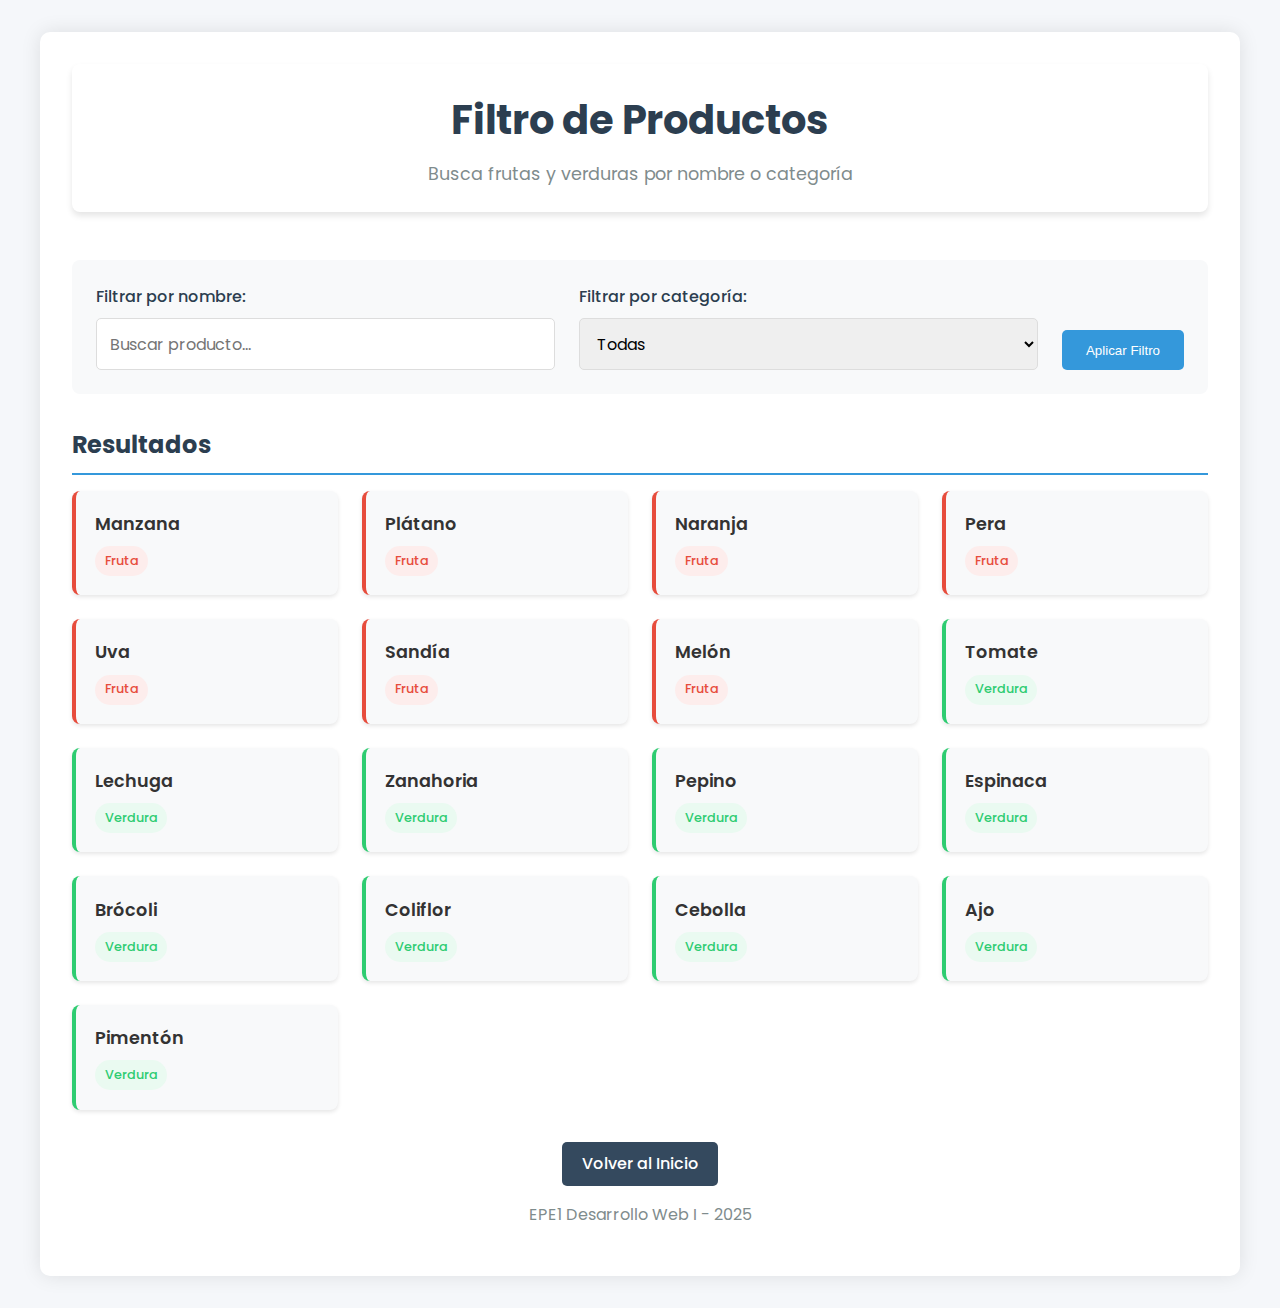
<file: filtro-productos.html>
<!DOCTYPE html>
<html lang="es">
<head>
    <meta charset="UTF-8">
    <meta name="viewport" content="width=device-width, initial-scale=1.0">
    <title>Filtro de Productos - EPE1</title>
    <link rel="stylesheet" href="css/styles.css">
    <link rel="stylesheet" href="css/productos.css">
    <link href="https://fonts.googleapis.com/css2?family=Poppins:wght@300;400;500;600&display=swap" rel="stylesheet">
</head>
<body class="productos-page">
    <div class="container">
        <header>
            <h1>Filtro de Productos</h1>
            <p>Busca frutas y verduras por nombre o categoría</p>
        </header>
        
        <main>
            <div class="filters">
                <div class="filter-group">
                    <label for="nombre">Filtrar por nombre:</label>
                    <input type="text" id="nombre" placeholder="Buscar producto...">
                </div>
                
                <div class="filter-group">
                    <label for="categoria">Filtrar por categoría:</label>
                    <select id="categoria">
                        <option value="todas">Todas</option>
                        <option value="fruta">Fruta</option>
                        <option value="verdura">Verdura</option>
                    </select>
                </div>
                
                <button id="aplicarFiltro" class="btn-filter">Aplicar Filtro</button>
            </div>
            
            <div class="results-container">
                <h2>Resultados</h2>
                <ul id="resultados" class="product-list"></ul>
            </div>
        </main>
        
        <footer>
            <a href="index.html" class="btn-back">Volver al Inicio</a>
            <p>EPE1 Desarrollo Web I - 2025</p>
        </footer>
    </div>
    
    <script src="js/productos.js"></script>
</body>
</html>
</file>
<file: css/styles.css>
/* Estilos generales */
* {
    margin: 0;
    padding: 0;
    box-sizing: border-box;
}

body {
    font-family: 'Poppins', sans-serif;
    line-height: 1.6;
    color: #333;
    background-color: #f5f7fa;
    min-height: 100vh;
    display: flex;
    flex-direction: column;
}

.container {
    max-width: 1200px;
    margin: 0 auto;
    padding: 2rem;
    width: 100%;
    flex: 1;
    display: flex;
    flex-direction: column;
}

/* Encabezado */
header {
    text-align: center;
    margin-bottom: 3rem;
    padding: 1.5rem 0;
    background-color: #fff;
    border-radius: 8px;
    box-shadow: 0 4px 6px rgba(0, 0, 0, 0.1);
}

header h1 {
    color: #2c3e50;
    font-size: 2.5rem;
    margin-bottom: 0.5rem;
}

header p {
    color: #7f8c8d;
    font-size: 1.1rem;
}

/* Página de inicio */
.home-page {
    background-image: url('../img/background.jpg');
    background-size: cover;
    background-position: center;
    background-attachment: fixed;
}

.home-page .container {
    background-color: rgba(255, 255, 255, 0.9);
    border-radius: 15px;
    margin-top: 2rem;
    margin-bottom: 2rem;
}

.buttons-container {
    display: flex;
    justify-content: center;
    flex-wrap: wrap;
    gap: 2rem;
    margin: 2rem 0;
    flex: 1;
    align-items: center;
}

.btn-main {
    display: flex;
    flex-direction: column;
    align-items: center;
    padding: 2rem;
    border-radius: 12px;
    text-decoration: none;
    color: white;
    font-weight: 600;
    transition: transform 0.3s, box-shadow 0.3s;
    width: 300px;
    height: 200px;
    justify-content: center;
    box-shadow: 0 6px 10px rgba(0, 0, 0, 0.1);
}

.btn-main:hover {
    transform: translateY(-5px);
    box-shadow: 0 10px 15px rgba(0, 0, 0, 0.2);
}

.btn-main .icon {
    font-size: 3rem;
    margin-bottom: 1rem;
}

.btn-main .text {
    font-size: 1.2rem;
}

.btn-main.productos {
    background-color: #3498db;
}

.btn-main.contacto {
    background-color: #e74c3c;
}

/* Botones y elementos comunes */
.btn-back {
    display: inline-block;
    padding: 0.6rem 1.2rem;
    background-color: #34495e;
    color: white;
    text-decoration: none;
    border-radius: 5px;
    font-weight: 500;
    transition: background-color 0.3s;
    margin: 1rem 0;
}

.btn-back:hover {
    background-color: #2c3e50;
}

/* Footer */
footer {
    text-align: center;
    padding: 1rem 0;
    margin-top: auto;
    color: #7f8c8d;
}

/* Responsivo */
@media (max-width: 768px) {
    .container {
        padding: 1rem;
    }
    
    header h1 {
        font-size: 1.8rem;
    }
    
    .buttons-container {
        flex-direction: column;
    }
    
    .btn-main {
        width: 100%;
        max-width: 280px;
    }
}
</file>
<file: css/productos.css>
/* Estilos específicos para la página de filtro de productos */

.productos-page .container {
    background-color: white;
    border-radius: 10px;
    box-shadow: 0 0 20px rgba(0, 0, 0, 0.1);
    margin-top: 2rem;
    margin-bottom: 2rem;
}

.filters {
    background-color: #f8f9fa;
    padding: 1.5rem;
    border-radius: 8px;
    margin-bottom: 2rem;
    display: flex;
    flex-wrap: wrap;
    gap: 1.5rem;
    align-items: flex-end;
}

.filter-group {
    flex: 1;
    min-width: 200px;
}

.filter-group label {
    display: block;
    margin-bottom: 0.5rem;
    font-weight: 500;
    color: #2c3e50;
}

.filter-group input,
.filter-group select {
    width: 100%;
    padding: 0.8rem;
    border: 1px solid #ddd;
    border-radius: 5px;
    font-family: inherit;
    font-size: 1rem;
}

.btn-filter {
    background-color: #3498db;
    color: white;
    border: none;
    padding: 0.8rem 1.5rem;
    border-radius: 5px;
    cursor: pointer;
    font-weight: 500;
    transition: background-color 0.3s;
}

.btn-filter:hover {
    background-color: #2980b9;
}

.results-container {
    margin-top: 2rem;
}

.results-container h2 {
    color: #2c3e50;
    margin-bottom: 1rem;
    border-bottom: 2px solid #3498db;
    padding-bottom: 0.5rem;
}

.product-list {
    list-style: none;
    display: grid;
    grid-template-columns: repeat(auto-fill, minmax(250px, 1fr));
    gap: 1.5rem;
    padding: 0;
}

.product-item {
    background-color: #f8f9fa;
    padding: 1.2rem;
    border-radius: 8px;
    box-shadow: 0 2px 4px rgba(0, 0, 0, 0.1);
    transition: transform 0.3s;
    border-left: 4px solid;
}

.product-item:hover {
    transform: translateY(-5px);
}

.product-item.fruta {
    border-left-color: #e74c3c;
}

.product-item.verdura {
    border-left-color: #2ecc71;
}

.product-name {
    font-weight: 600;
    font-size: 1.1rem;
    margin-bottom: 0.5rem;
}

.product-category {
    display: inline-block;
    padding: 0.3rem 0.6rem;
    border-radius: 20px;
    font-size: 0.8rem;
    font-weight: 500;
}

.product-category.fruta {
    background-color: #fdedec;
    color: #e74c3c;
}

.product-category.verdura {
    background-color: #eafaf1;
    color: #2ecc71;
}

@media (max-width: 768px) {
    .product-list {
        grid-template-columns: 1fr;
    }
}
</file>
